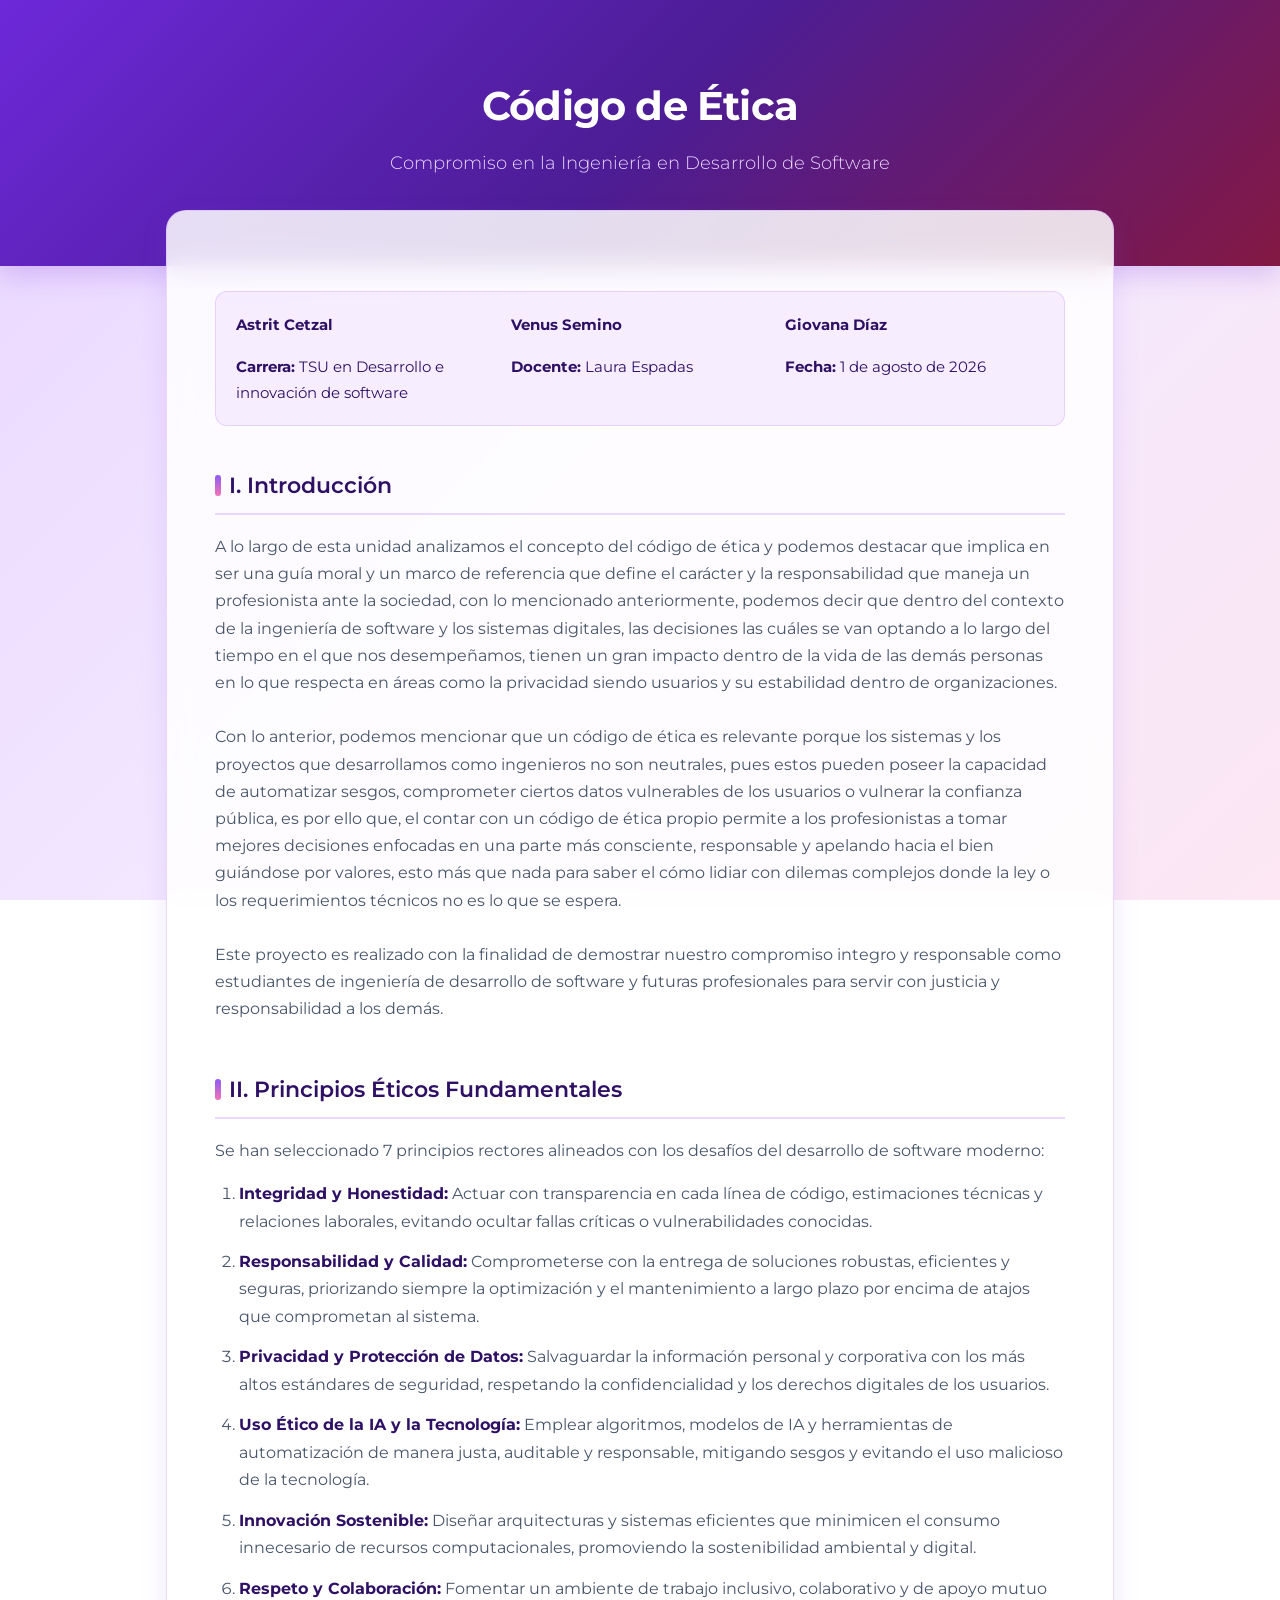
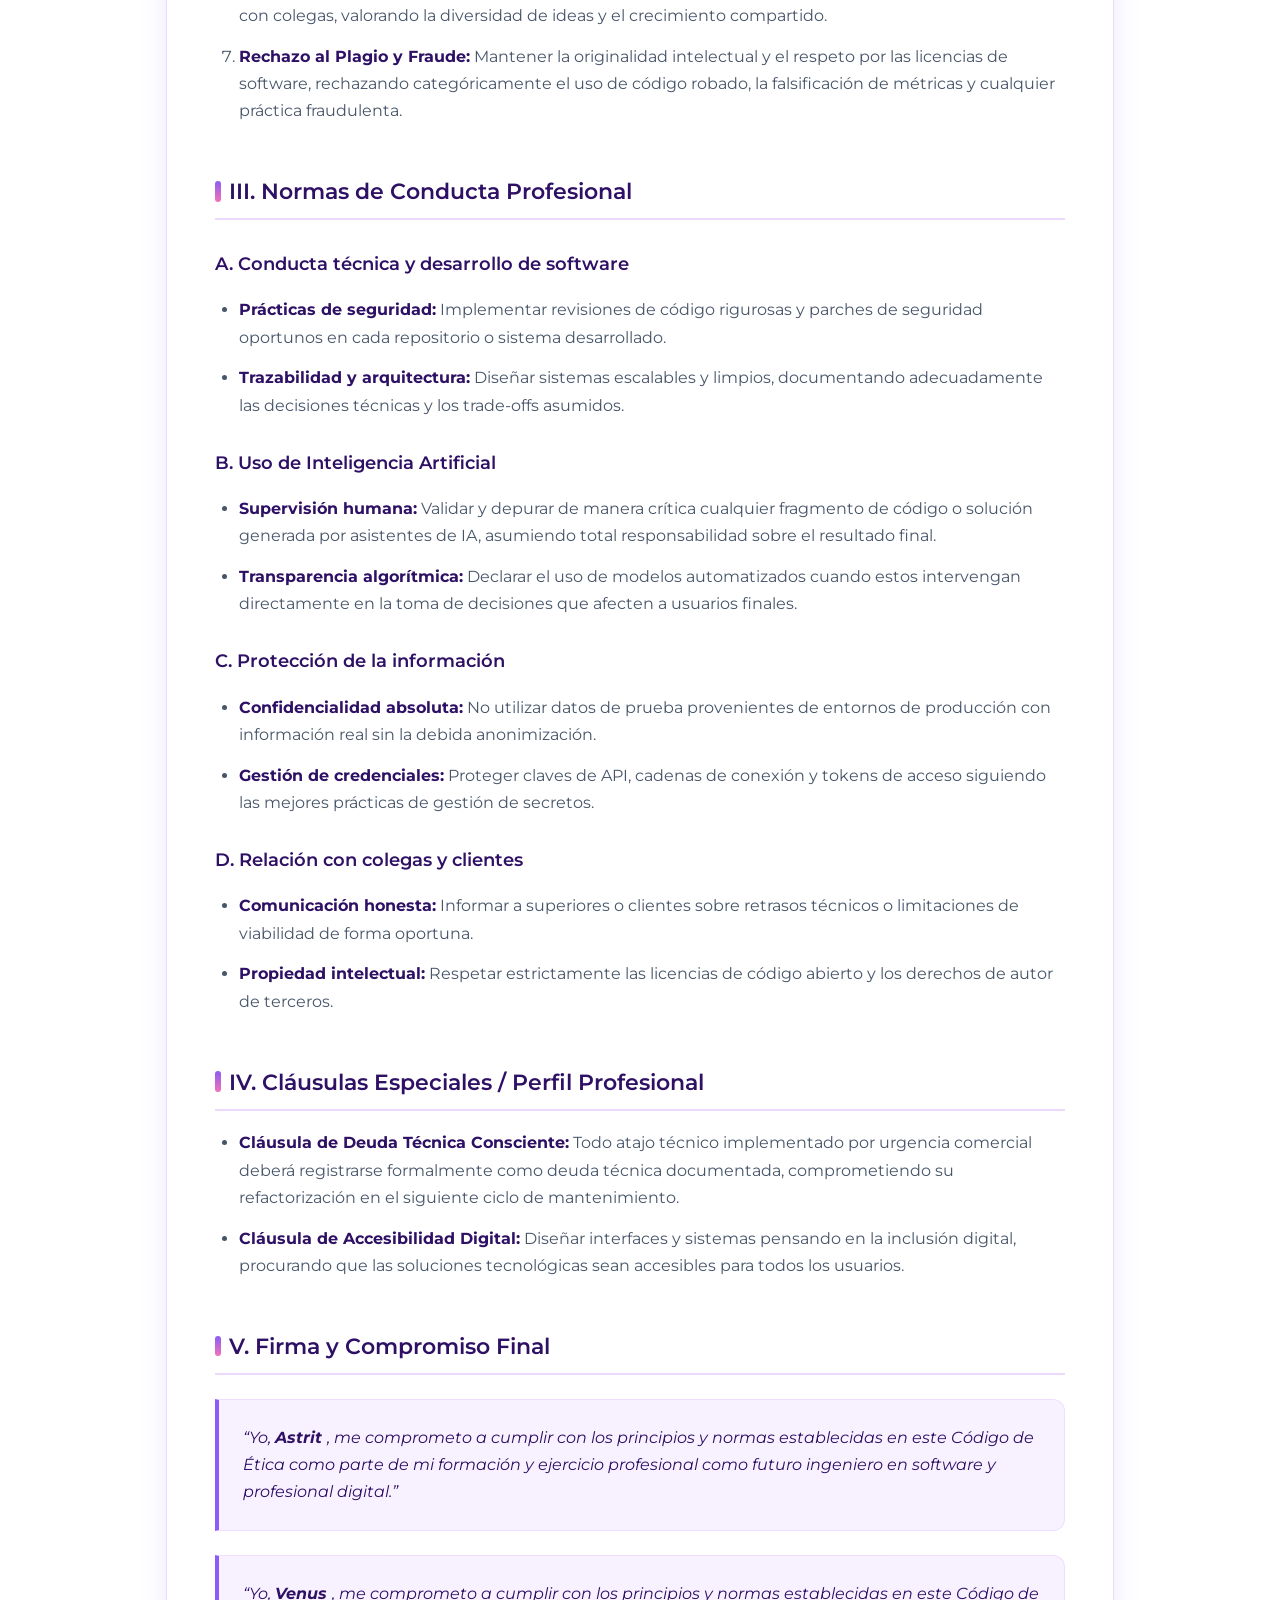
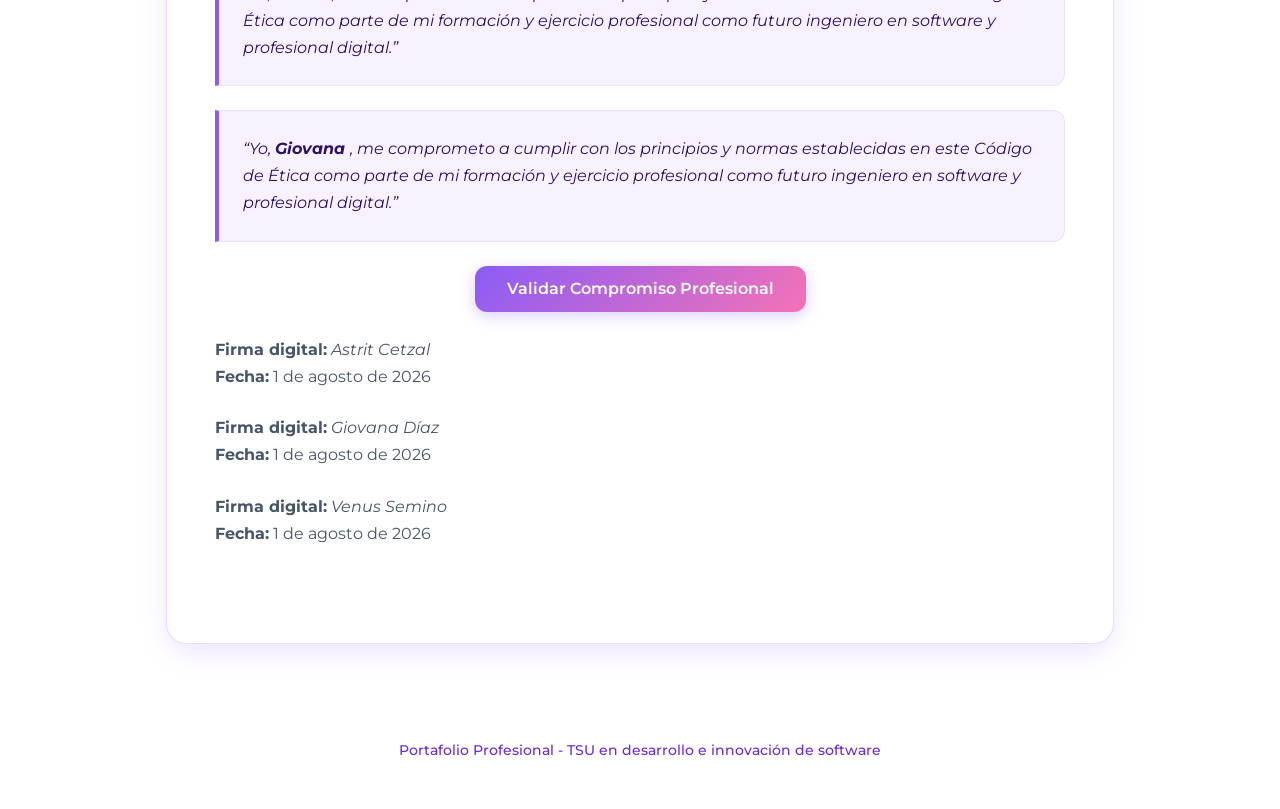
<file: index.html>
<!DOCTYPE html>
<html lang="es">
<head>
    <meta charset="UTF-8">
    <meta name="viewport" content="width=device-width, initial-scale=1.0">
    <title>Código de Ética Profesional | Ingeniería de Software</title>
    <link rel="stylesheet" href="CodesOfEthics.css">
</head>

<body>

    <header>
        <h1>Código de Ética</h1>
        <p>Compromiso en la Ingeniería en Desarrollo de Software</p>
    </header>

    <main>
        <div class="meta-info">
            <div><strong> Astrit Cetzal</strong></div>
            <div><strong> Venus Semino </strong></div>
            <div><strong>Giovana Díaz </strong></div>
            <div><strong>Carrera:</strong> TSU en Desarrollo e innovación de software</div>
            <div><strong>Docente:</strong> Laura Espadas</div>
            <div><strong>Fecha:</strong> 1 de agosto de 2026</div>
        </div>

        <section>
            <h2>I. Introducción</h2>
            <p>A lo largo de esta unidad analizamos el concepto del código de ética y podemos destacar que implica en ser una guía moral y un marco de referencia que define el carácter y la responsabilidad que maneja un profesionista ante la sociedad, con lo mencionado anteriormente, podemos decir que dentro del contexto de la ingeniería de software y los sistemas digitales, las decisiones las cuáles se van optando a lo largo del tiempo en el que nos desempeñamos, tienen un gran impacto dentro de la vida de las demás personas en lo que respecta en áreas como la privacidad siendo usuarios y su estabilidad dentro de organizaciones.
            <br></br>Con lo anterior, podemos mencionar que un código de ética es relevante porque los sistemas y los proyectos que desarrollamos como ingenieros no son neutrales, pues estos pueden poseer la capacidad de automatizar sesgos, comprometer ciertos datos vulnerables de los usuarios o vulnerar la confianza pública, es por ello que, el contar con un código de ética propio permite a los profesionistas a tomar mejores decisiones enfocadas en una parte más consciente, responsable y apelando hacia el bien guiándose por valores, esto más que nada para saber el cómo lidiar con dilemas complejos donde la ley o los requerimientos técnicos no es lo que se espera.
            <br></br>Este proyecto es realizado con la finalidad de demostrar nuestro compromiso integro y responsable como estudiantes de ingeniería de desarrollo de software y futuras profesionales para servir con justicia y responsabilidad a los demás.
            </p>
            
        </section>

        <section>
            <h2>II. Principios Éticos Fundamentales</h2>
            <p>Se han seleccionado 7 principios rectores alineados con los desafíos del desarrollo de software moderno:</p>
            <ol>
                <li><strong>Integridad y Honestidad:</strong> Actuar con transparencia en cada línea de código, estimaciones técnicas y relaciones laborales, evitando ocultar fallas críticas o vulnerabilidades conocidas.</li>
                <li><strong>Responsabilidad y Calidad:</strong> Comprometerse con la entrega de soluciones robustas, eficientes y seguras, priorizando siempre la optimización y el mantenimiento a largo plazo por encima de atajos que comprometan al sistema.</li>
                <li><strong>Privacidad y Protección de Datos:</strong> Salvaguardar la información personal y corporativa con los más altos estándares de seguridad, respetando la confidencialidad y los derechos digitales de los usuarios.</li>
                <li><strong>Uso Ético de la IA y la Tecnología:</strong> Emplear algoritmos, modelos de IA y herramientas de automatización de manera justa, auditable y responsable, mitigando sesgos y evitando el uso malicioso de la tecnología.</li>
                <li><strong>Innovación Sostenible:</strong> Diseñar arquitecturas y sistemas eficientes que minimicen el consumo innecesario de recursos computacionales, promoviendo la sostenibilidad ambiental y digital.</li>
                <li><strong>Respeto y Colaboración:</strong> Fomentar un ambiente de trabajo inclusivo, colaborativo y de apoyo mutuo con colegas, valorando la diversidad de ideas y el crecimiento compartido.</li>
                <li><strong>Rechazo al Plagio y Fraude:</strong> Mantener la originalidad intelectual y el respeto por las licencias de software, rechazando categóricamente el uso de código robado, la falsificación de métricas y cualquier práctica fraudulenta.</li>
            </ol>
        </section>

        <section>
            <h2>III. Normas de Conducta Profesional</h2>
            
            <h3>A. Conducta técnica y desarrollo de software</h3>
            <ul>
                <li><strong>Prácticas de seguridad:</strong> Implementar revisiones de código rigurosas y parches de seguridad oportunos en cada repositorio o sistema desarrollado.</li>
                <li><strong>Trazabilidad y arquitectura:</strong> Diseñar sistemas escalables y limpios, documentando adecuadamente las decisiones técnicas y los trade-offs asumidos.</li>
            </ul>

            <h3>B. Uso de Inteligencia Artificial</h3>
            <ul>
                <li><strong>Supervisión humana:</strong> Validar y depurar de manera crítica cualquier fragmento de código o solución generada por asistentes de IA, asumiendo total responsabilidad sobre el resultado final.</li>
                <li><strong>Transparencia algorítmica:</strong> Declarar el uso de modelos automatizados cuando estos intervengan directamente en la toma de decisiones que afecten a usuarios finales.</li>
            </ul>

            <h3>C. Protección de la información</h3>
            <ul>
                <li><strong>Confidencialidad absoluta:</strong> No utilizar datos de prueba provenientes de entornos de producción con información real sin la debida anonimización.</li>
                <li><strong>Gestión de credenciales:</strong> Proteger claves de API, cadenas de conexión y tokens de acceso siguiendo las mejores prácticas de gestión de secretos.</li>
            </ul>

            <h3>D. Relación con colegas y clientes</h3>
            <ul>
                <li><strong>Comunicación honesta:</strong> Informar a superiores o clientes sobre retrasos técnicos o limitaciones de viabilidad de forma oportuna.</li>
                <li><strong>Propiedad intelectual:</strong> Respetar estrictamente las licencias de código abierto y los derechos de autor de terceros.</li>
            </ul>
        </section>

        <section>
            <h2>IV. Cláusulas Especiales / Perfil Profesional</h2>
            <ul>
                <li><strong>Cláusula de Deuda Técnica Consciente:</strong> Todo atajo técnico implementado por urgencia comercial deberá registrarse formalmente como deuda técnica documentada, comprometiendo su refactorización en el siguiente ciclo de mantenimiento.</li>
                <li><strong>Cláusula de Accesibilidad Digital:</strong> Diseñar interfaces y sistemas pensando en la inclusión digital, procurando que las soluciones tecnológicas sean accesibles para todos los usuarios.</li>
            </ul>
        </section>

        <section>
            <h2>V. Firma y Compromiso Final</h2>
            <div class="signature-box">
                “Yo, <strong>Astrit </strong>, me comprometo a cumplir con los principios y normas establecidas en este Código de Ética como parte de mi formación y ejercicio profesional como futuro ingeniero en software y profesional digital.”
            </div>
            <div class="signature-box">
                “Yo, <strong>Venus </strong>, me comprometo a cumplir con los principios y normas establecidas en este Código de Ética como parte de mi formación y ejercicio profesional como futuro ingeniero en software y profesional digital.”
            </div>
            <div class="signature-box">
                “Yo, <strong>Giovana </strong>, me comprometo a cumplir con los principios y normas establecidas en este Código de Ética como parte de mi formación y ejercicio profesional como futuro ingeniero en software y profesional digital.”
            </div>
            <div style="margin-top: 1.5rem; text-align: center;">
                <button id="btnCompromiso" class="interactive-btn">Validar Compromiso Profesional</button>
            </div>

            <p style="margin-top: 1.5rem;"><strong>Firma digital:</strong> <em>Astrit Cetzal</em><br><strong>Fecha:</strong> 1 de agosto de 2026</p>
            <p style="margin-top: 1.5rem;"><strong>Firma digital:</strong> <em>Giovana Díaz</em><br><strong>Fecha:</strong> 1 de agosto de 2026</p>
            <p style="margin-top: 1.5rem;"><strong>Firma digital:</strong> <em>Venus Semino</em><br><strong>Fecha:</strong> 1 de agosto de 2026</p>
        </section>

    </main>

    <footer>
        <p>Portafolio Profesional - TSU en desarrollo e innovación de software</p>
    </footer>

    <script src="CodesOfEthics.js"></script>
</body>
</html>
</file>
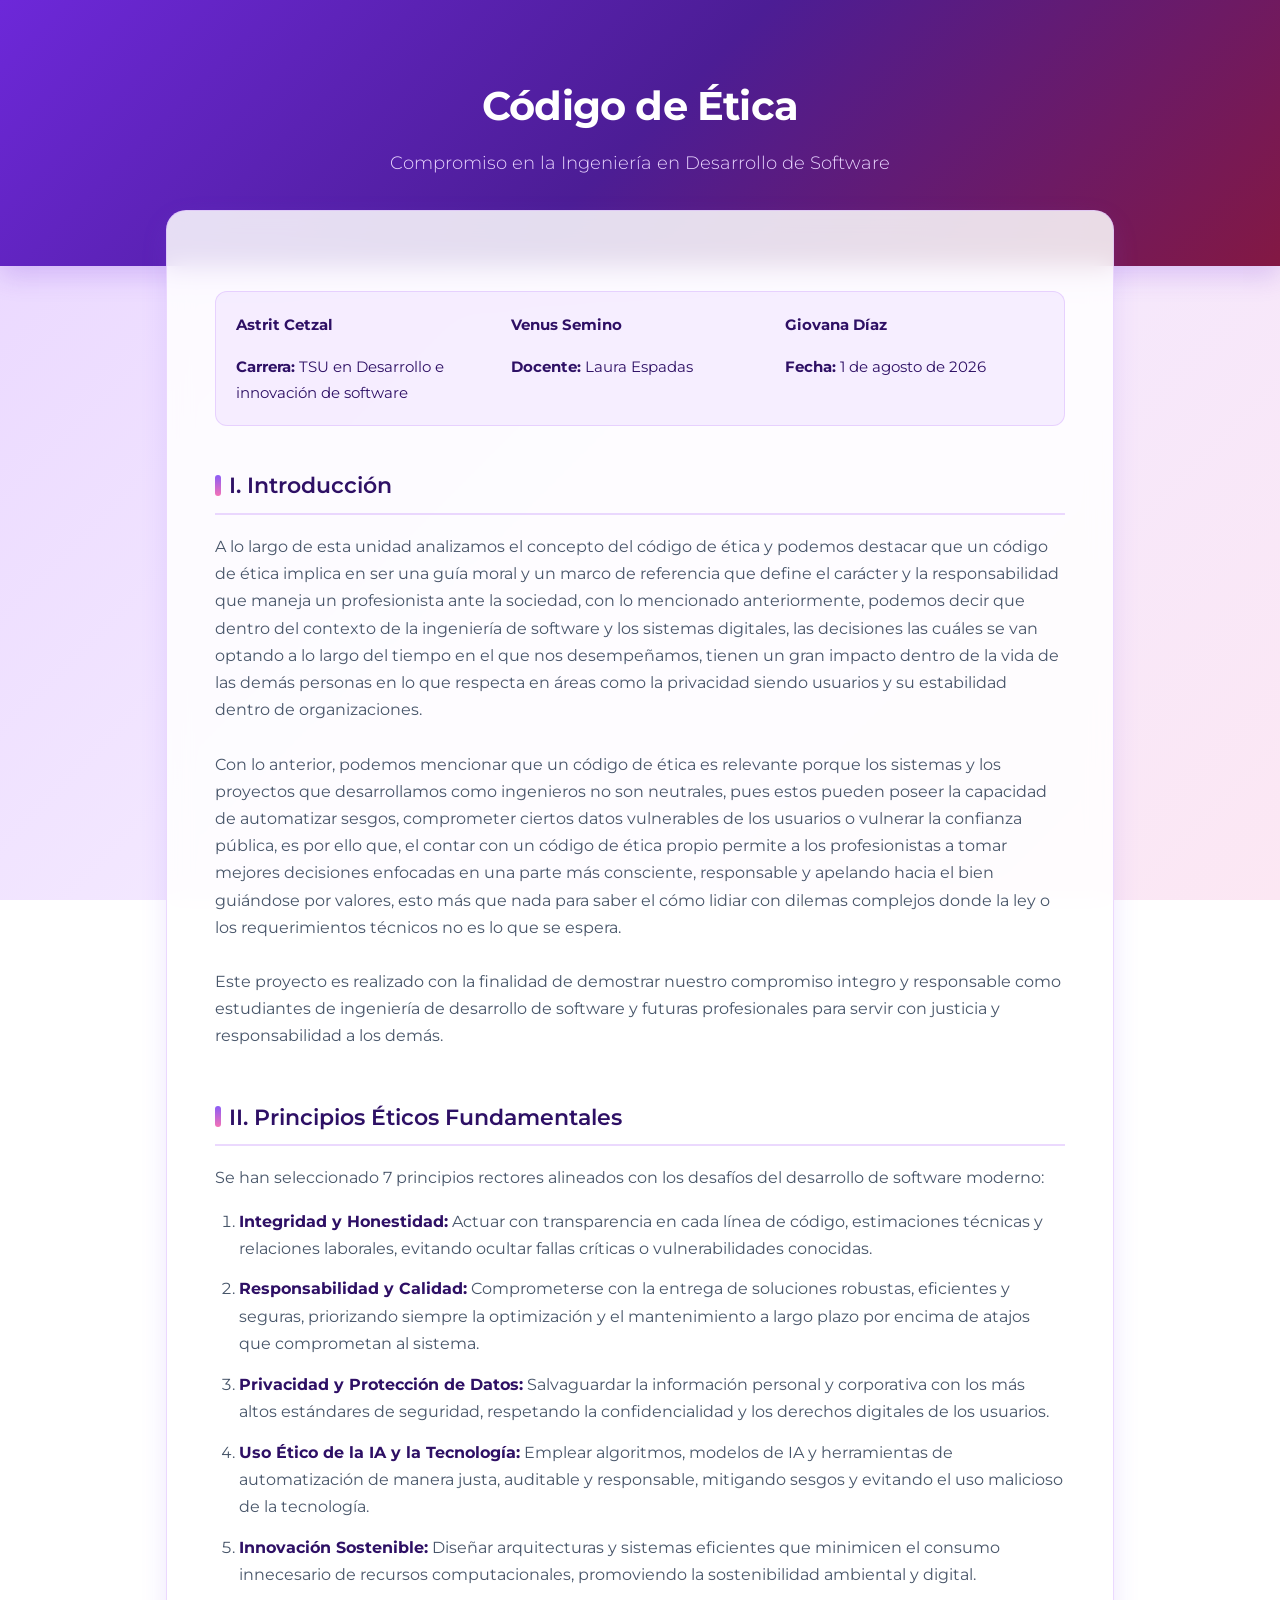
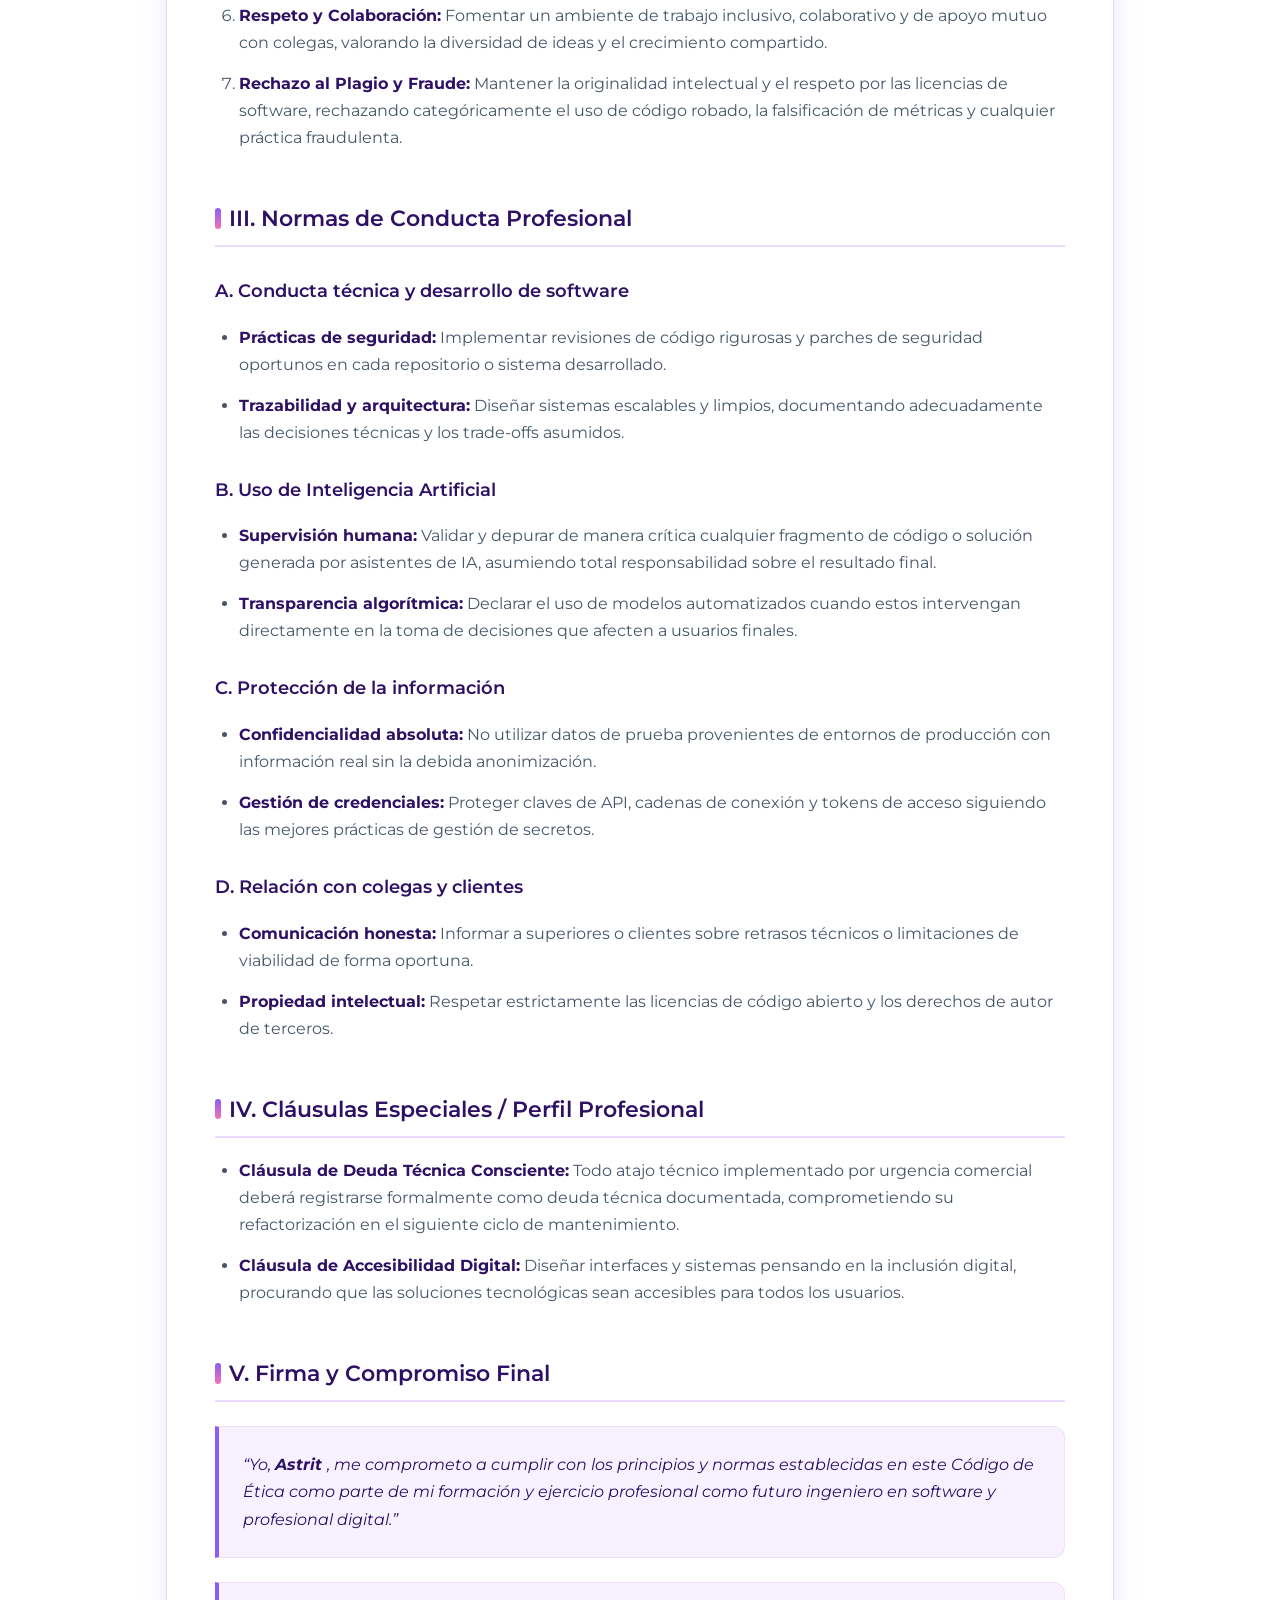
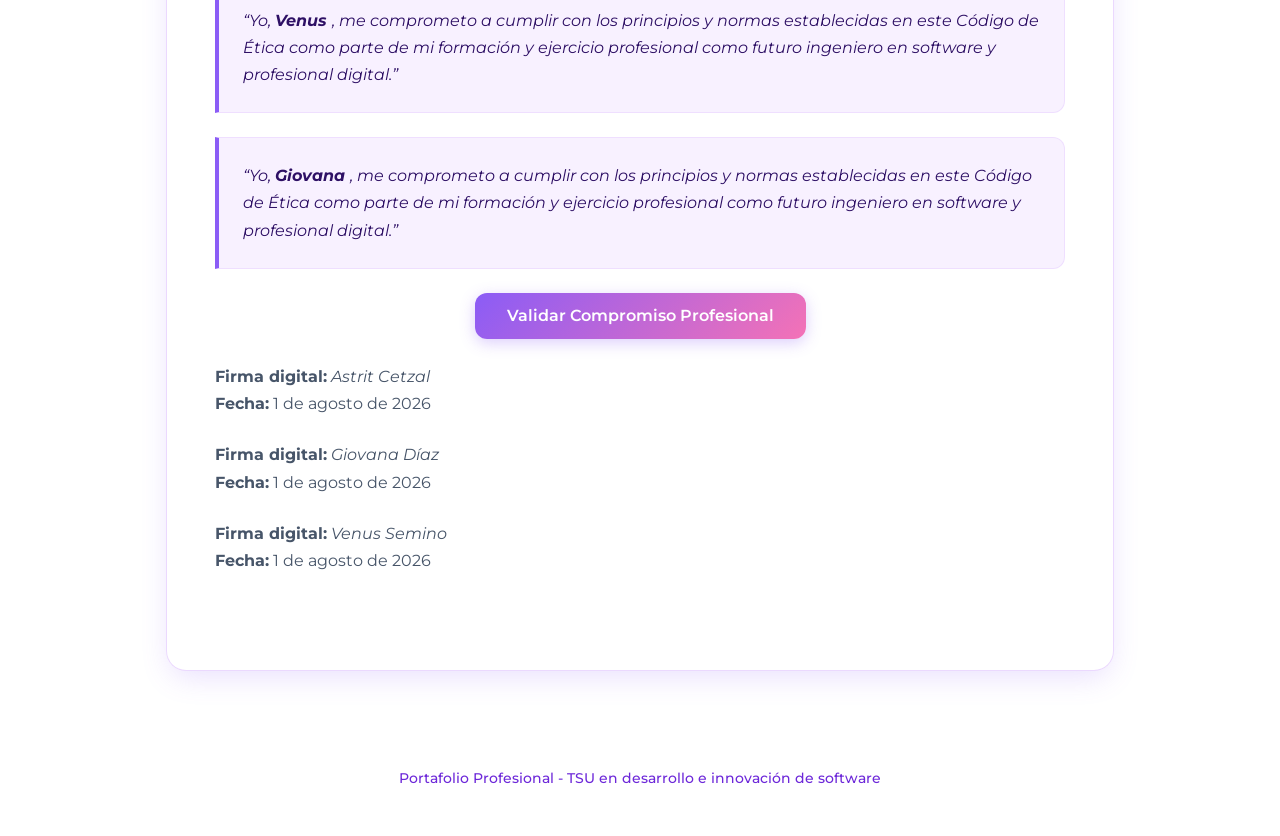
<file: Index.html>
<!DOCTYPE html>
<html lang="es">
<head>
    <meta charset="UTF-8">
    <meta name="viewport" content="width=device-width, initial-scale=1.0">
    <title>Código de Ética Profesional | Ingeniería de Software</title>
    <link rel="stylesheet" href="CodesOfEthics.css">
</head>

<body>

    <header>
        <h1>Código de Ética</h1>
        <p>Compromiso en la Ingeniería en Desarrollo de Software</p>
    </header>

    <main>
        <div class="meta-info">
            <div><strong> Astrit Cetzal</strong></div>
            <div><strong> Venus Semino </strong></div>
            <div><strong>Giovana Díaz </strong></div>
            <div><strong>Carrera:</strong> TSU en Desarrollo e innovación de software</div>
            <div><strong>Docente:</strong> Laura Espadas</div>
            <div><strong>Fecha:</strong> 1 de agosto de 2026</div>
        </div>

        <section>
            <h2>I. Introducción</h2>
            <p>A lo largo de esta unidad analizamos el concepto del código de ética y podemos destacar que un código de ética implica en ser una guía moral y un marco de referencia que define el carácter y la responsabilidad que maneja un profesionista ante la sociedad, con lo mencionado anteriormente, podemos decir que dentro del contexto de la ingeniería de software y los sistemas digitales, las decisiones las cuáles se van optando a lo largo del tiempo en el que nos desempeñamos, tienen un gran impacto dentro de la vida de las demás personas en lo que respecta en áreas como la privacidad siendo usuarios y su estabilidad dentro de organizaciones.
            <br></br>Con lo anterior, podemos mencionar que un código de ética es relevante porque los sistemas y los proyectos que desarrollamos como ingenieros no son neutrales, pues estos pueden poseer la capacidad de automatizar sesgos, comprometer ciertos datos vulnerables de los usuarios o vulnerar la confianza pública, es por ello que, el contar con un código de ética propio permite a los profesionistas a tomar mejores decisiones enfocadas en una parte más consciente, responsable y apelando hacia el bien guiándose por valores, esto más que nada para saber el cómo lidiar con dilemas complejos donde la ley o los requerimientos técnicos no es lo que se espera.
            <br></br>Este proyecto es realizado con la finalidad de demostrar nuestro compromiso integro y responsable como estudiantes de ingeniería de desarrollo de software y futuras profesionales para servir con justicia y responsabilidad a los demás.
            </p>
            
        </section>

        <section>
            <h2>II. Principios Éticos Fundamentales</h2>
            <p>Se han seleccionado 7 principios rectores alineados con los desafíos del desarrollo de software moderno:</p>
            <ol>
                <li><strong>Integridad y Honestidad:</strong> Actuar con transparencia en cada línea de código, estimaciones técnicas y relaciones laborales, evitando ocultar fallas críticas o vulnerabilidades conocidas.</li>
                <li><strong>Responsabilidad y Calidad:</strong> Comprometerse con la entrega de soluciones robustas, eficientes y seguras, priorizando siempre la optimización y el mantenimiento a largo plazo por encima de atajos que comprometan al sistema.</li>
                <li><strong>Privacidad y Protección de Datos:</strong> Salvaguardar la información personal y corporativa con los más altos estándares de seguridad, respetando la confidencialidad y los derechos digitales de los usuarios.</li>
                <li><strong>Uso Ético de la IA y la Tecnología:</strong> Emplear algoritmos, modelos de IA y herramientas de automatización de manera justa, auditable y responsable, mitigando sesgos y evitando el uso malicioso de la tecnología.</li>
                <li><strong>Innovación Sostenible:</strong> Diseñar arquitecturas y sistemas eficientes que minimicen el consumo innecesario de recursos computacionales, promoviendo la sostenibilidad ambiental y digital.</li>
                <li><strong>Respeto y Colaboración:</strong> Fomentar un ambiente de trabajo inclusivo, colaborativo y de apoyo mutuo con colegas, valorando la diversidad de ideas y el crecimiento compartido.</li>
                <li><strong>Rechazo al Plagio y Fraude:</strong> Mantener la originalidad intelectual y el respeto por las licencias de software, rechazando categóricamente el uso de código robado, la falsificación de métricas y cualquier práctica fraudulenta.</li>
            </ol>
        </section>

        <section>
            <h2>III. Normas de Conducta Profesional</h2>
            
            <h3>A. Conducta técnica y desarrollo de software</h3>
            <ul>
                <li><strong>Prácticas de seguridad:</strong> Implementar revisiones de código rigurosas y parches de seguridad oportunos en cada repositorio o sistema desarrollado.</li>
                <li><strong>Trazabilidad y arquitectura:</strong> Diseñar sistemas escalables y limpios, documentando adecuadamente las decisiones técnicas y los trade-offs asumidos.</li>
            </ul>

            <h3>B. Uso de Inteligencia Artificial</h3>
            <ul>
                <li><strong>Supervisión humana:</strong> Validar y depurar de manera crítica cualquier fragmento de código o solución generada por asistentes de IA, asumiendo total responsabilidad sobre el resultado final.</li>
                <li><strong>Transparencia algorítmica:</strong> Declarar el uso de modelos automatizados cuando estos intervengan directamente en la toma de decisiones que afecten a usuarios finales.</li>
            </ul>

            <h3>C. Protección de la información</h3>
            <ul>
                <li><strong>Confidencialidad absoluta:</strong> No utilizar datos de prueba provenientes de entornos de producción con información real sin la debida anonimización.</li>
                <li><strong>Gestión de credenciales:</strong> Proteger claves de API, cadenas de conexión y tokens de acceso siguiendo las mejores prácticas de gestión de secretos.</li>
            </ul>

            <h3>D. Relación con colegas y clientes</h3>
            <ul>
                <li><strong>Comunicación honesta:</strong> Informar a superiores o clientes sobre retrasos técnicos o limitaciones de viabilidad de forma oportuna.</li>
                <li><strong>Propiedad intelectual:</strong> Respetar estrictamente las licencias de código abierto y los derechos de autor de terceros.</li>
            </ul>
        </section>

        <section>
            <h2>IV. Cláusulas Especiales / Perfil Profesional</h2>
            <ul>
                <li><strong>Cláusula de Deuda Técnica Consciente:</strong> Todo atajo técnico implementado por urgencia comercial deberá registrarse formalmente como deuda técnica documentada, comprometiendo su refactorización en el siguiente ciclo de mantenimiento.</li>
                <li><strong>Cláusula de Accesibilidad Digital:</strong> Diseñar interfaces y sistemas pensando en la inclusión digital, procurando que las soluciones tecnológicas sean accesibles para todos los usuarios.</li>
            </ul>
        </section>

        <section>
            <h2>V. Firma y Compromiso Final</h2>
            <div class="signature-box">
                “Yo, <strong>Astrit </strong>, me comprometo a cumplir con los principios y normas establecidas en este Código de Ética como parte de mi formación y ejercicio profesional como futuro ingeniero en software y profesional digital.”
            </div>
            <div class="signature-box">
                “Yo, <strong>Venus </strong>, me comprometo a cumplir con los principios y normas establecidas en este Código de Ética como parte de mi formación y ejercicio profesional como futuro ingeniero en software y profesional digital.”
            </div>
            <div class="signature-box">
                “Yo, <strong>Giovana </strong>, me comprometo a cumplir con los principios y normas establecidas en este Código de Ética como parte de mi formación y ejercicio profesional como futuro ingeniero en software y profesional digital.”
            </div>
            <div style="margin-top: 1.5rem; text-align: center;">
                <button id="btnCompromiso" class="interactive-btn">Validar Compromiso Profesional</button>
            </div>

            <p style="margin-top: 1.5rem;"><strong>Firma digital:</strong> <em>Astrit Cetzal</em><br><strong>Fecha:</strong> 1 de agosto de 2026</p>
            <p style="margin-top: 1.5rem;"><strong>Firma digital:</strong> <em>Giovana Díaz</em><br><strong>Fecha:</strong> 1 de agosto de 2026</p>
            <p style="margin-top: 1.5rem;"><strong>Firma digital:</strong> <em>Venus Semino</em><br><strong>Fecha:</strong> 1 de agosto de 2026</p>
        </section>

    </main>

    <footer>
        <p>Portafolio Profesional - TSU en desarrollo e innovación de software</p>
    </footer>

    <script src="CodesOfEthics.js"></script>
</body>
</html>
</file>
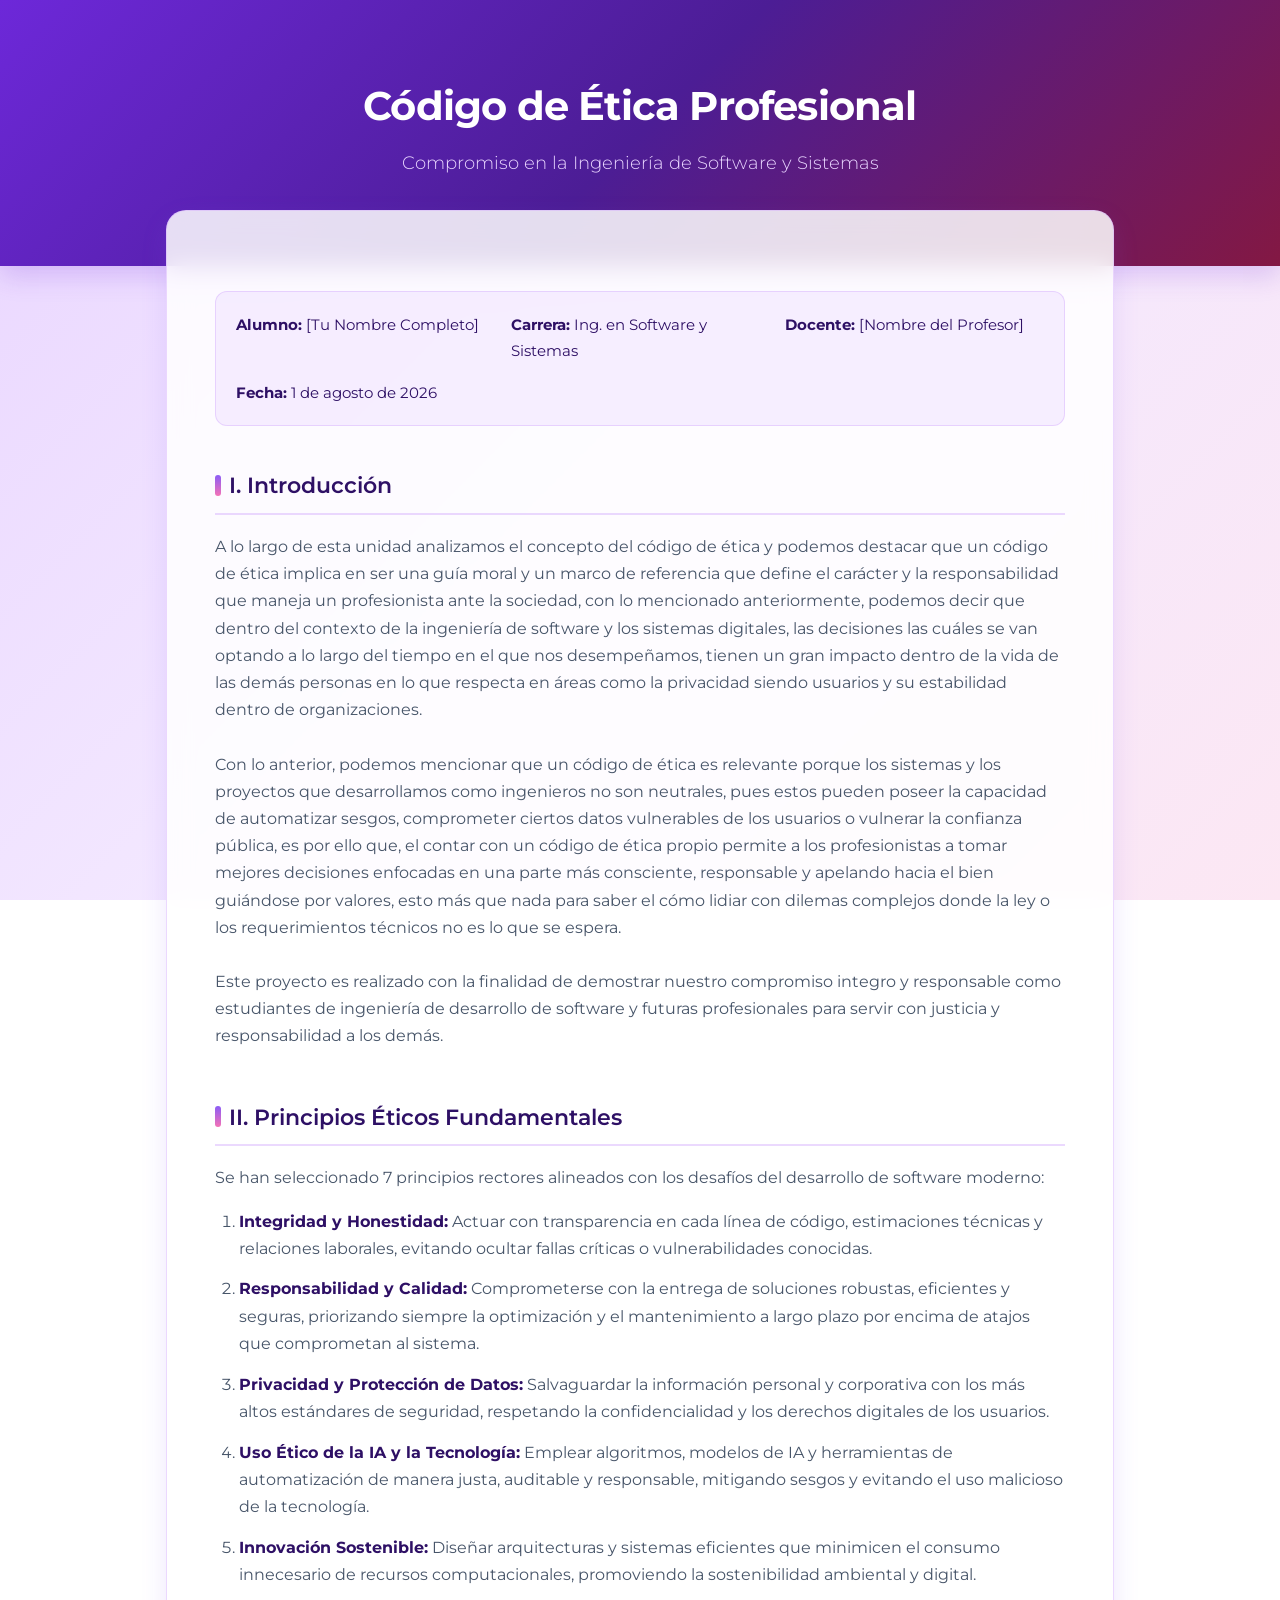
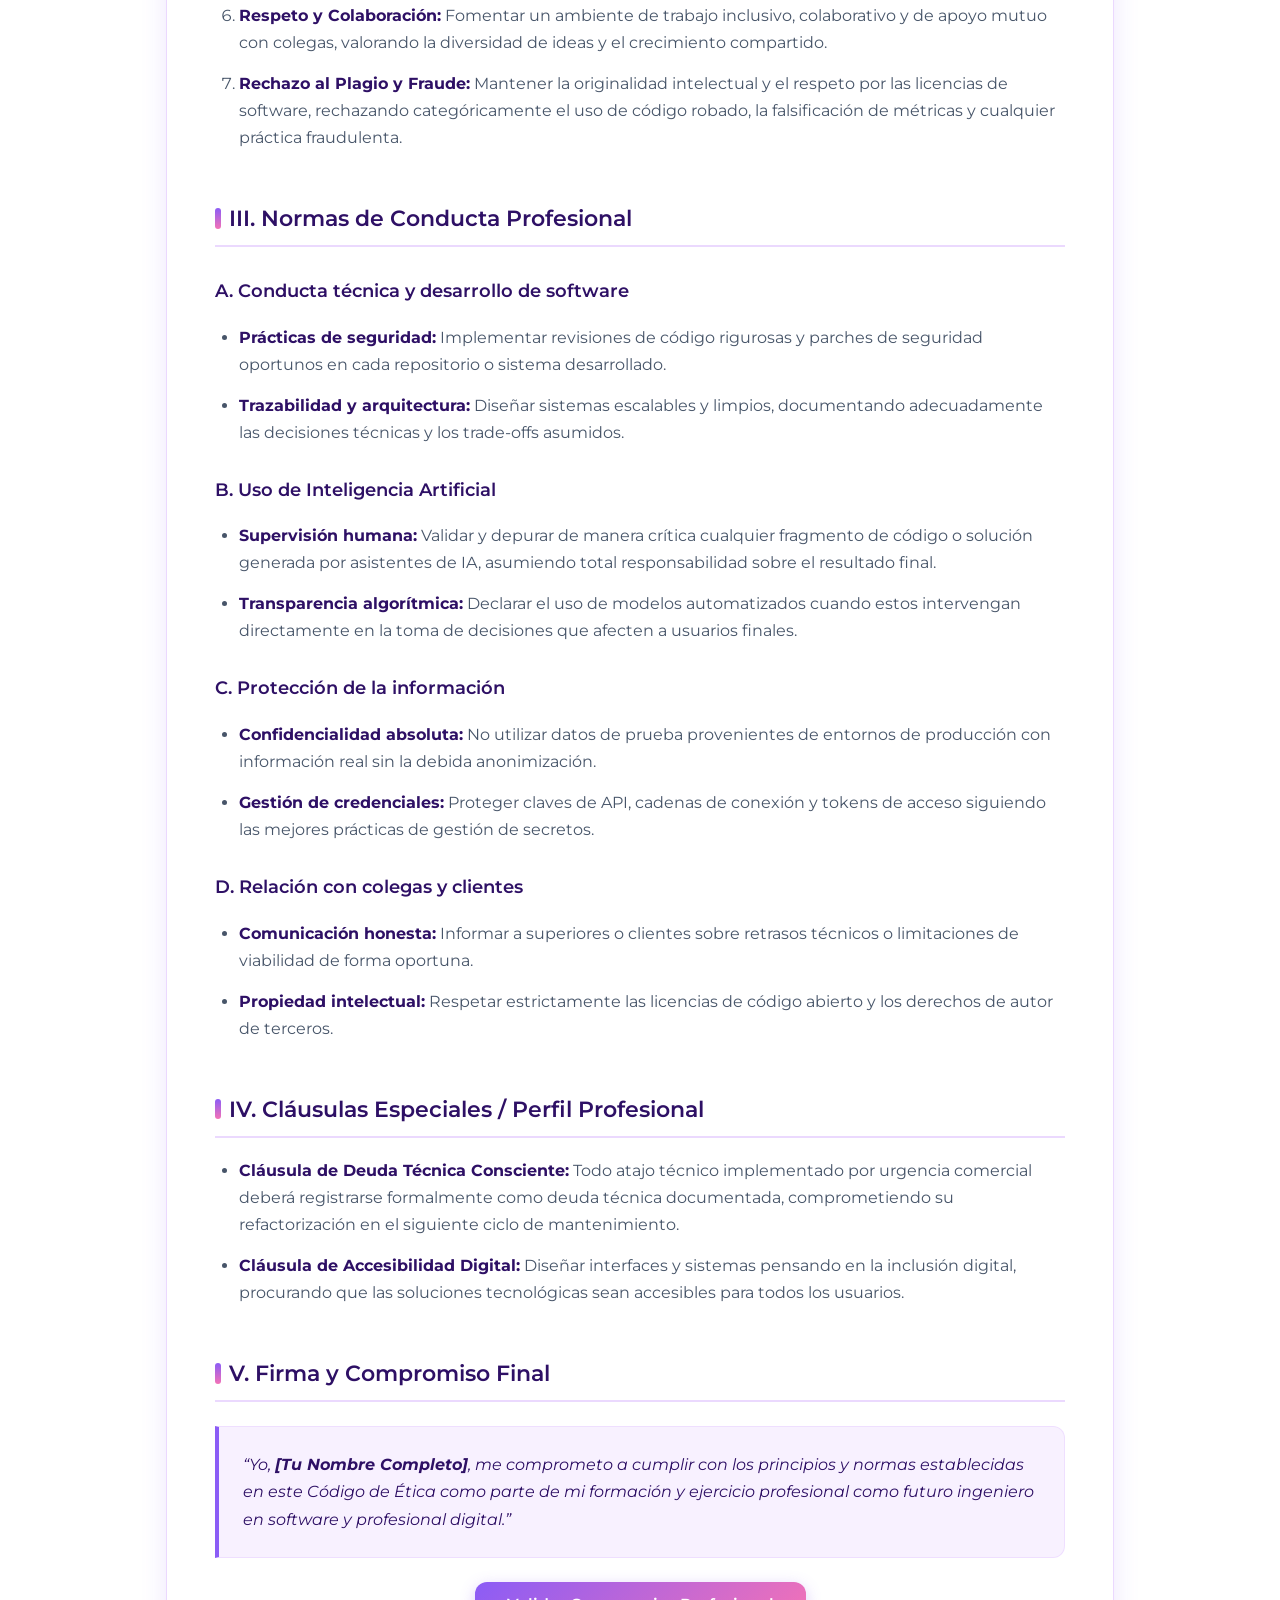
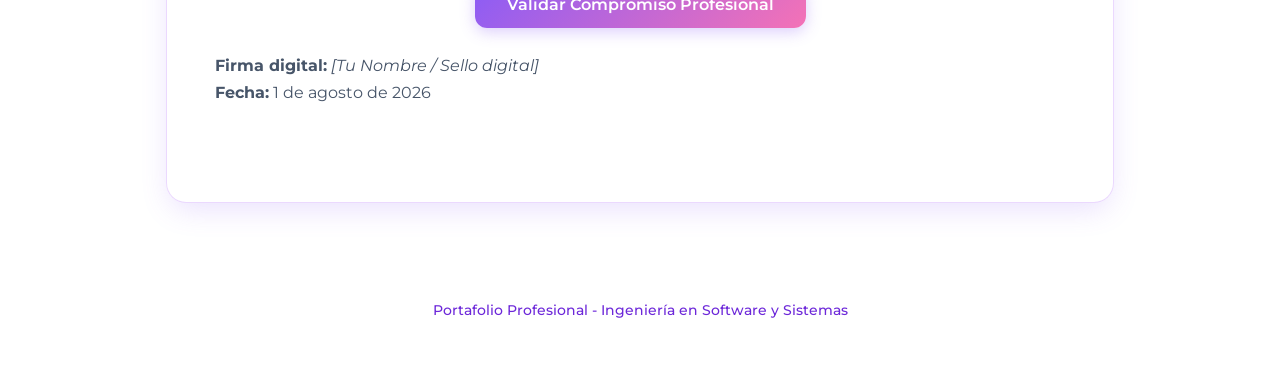
<file: CodesOfEthics.html>
<!DOCTYPE html>
<html lang="es">
<head>
    <meta charset="UTF-8">
    <meta name="viewport" content="width=device-width, initial-scale=1.0">
    <title>Código de Ética Profesional | Ingeniería de Software</title>
    <link rel="stylesheet" href="CodesOfEthics.css">
</head>
<body>

    <header>
        <h1>Código de Ética Profesional</h1>
        <p>Compromiso en la Ingeniería de Software y Sistemas</p>
    </header>

    <main>
        <div class="meta-info">
            <div><strong>Alumno:</strong> [Tu Nombre Completo]</div>
            <div><strong>Carrera:</strong> Ing. en Software y Sistemas</div>
            <div><strong>Docente:</strong> [Nombre del Profesor]</div>
            <div><strong>Fecha:</strong> 1 de agosto de 2026</div>
        </div>

        <section>
            <h2>I. Introducción</h2>
            <p>A lo largo de esta unidad analizamos el concepto del código de ética y podemos destacar que un código de ética implica en ser una guía moral y un marco de referencia que define el carácter y la responsabilidad que maneja un profesionista ante la sociedad, con lo mencionado anteriormente, podemos decir que dentro del contexto de la ingeniería de software y los sistemas digitales, las decisiones las cuáles se van optando a lo largo del tiempo en el que nos desempeñamos, tienen un gran impacto dentro de la vida de las demás personas en lo que respecta en áreas como la privacidad siendo usuarios y su estabilidad dentro de organizaciones.
            <br></br>Con lo anterior, podemos mencionar que un código de ética es relevante porque los sistemas y los proyectos que desarrollamos como ingenieros no son neutrales, pues estos pueden poseer la capacidad de automatizar sesgos, comprometer ciertos datos vulnerables de los usuarios o vulnerar la confianza pública, es por ello que, el contar con un código de ética propio permite a los profesionistas a tomar mejores decisiones enfocadas en una parte más consciente, responsable y apelando hacia el bien guiándose por valores, esto más que nada para saber el cómo lidiar con dilemas complejos donde la ley o los requerimientos técnicos no es lo que se espera.
            <br></br>Este proyecto es realizado con la finalidad de demostrar nuestro compromiso integro y responsable como estudiantes de ingeniería de desarrollo de software y futuras profesionales para servir con justicia y responsabilidad a los demás.
            </p>
            
        </section>

        <section>
            <h2>II. Principios Éticos Fundamentales</h2>
            <p>Se han seleccionado 7 principios rectores alineados con los desafíos del desarrollo de software moderno:</p>
            <ol>
                <li><strong>Integridad y Honestidad:</strong> Actuar con transparencia en cada línea de código, estimaciones técnicas y relaciones laborales, evitando ocultar fallas críticas o vulnerabilidades conocidas.</li>
                <li><strong>Responsabilidad y Calidad:</strong> Comprometerse con la entrega de soluciones robustas, eficientes y seguras, priorizando siempre la optimización y el mantenimiento a largo plazo por encima de atajos que comprometan al sistema.</li>
                <li><strong>Privacidad y Protección de Datos:</strong> Salvaguardar la información personal y corporativa con los más altos estándares de seguridad, respetando la confidencialidad y los derechos digitales de los usuarios.</li>
                <li><strong>Uso Ético de la IA y la Tecnología:</strong> Emplear algoritmos, modelos de IA y herramientas de automatización de manera justa, auditable y responsable, mitigando sesgos y evitando el uso malicioso de la tecnología.</li>
                <li><strong>Innovación Sostenible:</strong> Diseñar arquitecturas y sistemas eficientes que minimicen el consumo innecesario de recursos computacionales, promoviendo la sostenibilidad ambiental y digital.</li>
                <li><strong>Respeto y Colaboración:</strong> Fomentar un ambiente de trabajo inclusivo, colaborativo y de apoyo mutuo con colegas, valorando la diversidad de ideas y el crecimiento compartido.</li>
                <li><strong>Rechazo al Plagio y Fraude:</strong> Mantener la originalidad intelectual y el respeto por las licencias de software, rechazando categóricamente el uso de código robado, la falsificación de métricas y cualquier práctica fraudulenta.</li>
            </ol>
        </section>

        <section>
            <h2>III. Normas de Conducta Profesional</h2>
            
            <h3>A. Conducta técnica y desarrollo de software</h3>
            <ul>
                <li><strong>Prácticas de seguridad:</strong> Implementar revisiones de código rigurosas y parches de seguridad oportunos en cada repositorio o sistema desarrollado.</li>
                <li><strong>Trazabilidad y arquitectura:</strong> Diseñar sistemas escalables y limpios, documentando adecuadamente las decisiones técnicas y los trade-offs asumidos.</li>
            </ul>

            <h3>B. Uso de Inteligencia Artificial</h3>
            <ul>
                <li><strong>Supervisión humana:</strong> Validar y depurar de manera crítica cualquier fragmento de código o solución generada por asistentes de IA, asumiendo total responsabilidad sobre el resultado final.</li>
                <li><strong>Transparencia algorítmica:</strong> Declarar el uso de modelos automatizados cuando estos intervengan directamente en la toma de decisiones que afecten a usuarios finales.</li>
            </ul>

            <h3>C. Protección de la información</h3>
            <ul>
                <li><strong>Confidencialidad absoluta:</strong> No utilizar datos de prueba provenientes de entornos de producción con información real sin la debida anonimización.</li>
                <li><strong>Gestión de credenciales:</strong> Proteger claves de API, cadenas de conexión y tokens de acceso siguiendo las mejores prácticas de gestión de secretos.</li>
            </ul>

            <h3>D. Relación con colegas y clientes</h3>
            <ul>
                <li><strong>Comunicación honesta:</strong> Informar a superiores o clientes sobre retrasos técnicos o limitaciones de viabilidad de forma oportuna.</li>
                <li><strong>Propiedad intelectual:</strong> Respetar estrictamente las licencias de código abierto y los derechos de autor de terceros.</li>
            </ul>
        </section>

        <section>
            <h2>IV. Cláusulas Especiales / Perfil Profesional</h2>
            <ul>
                <li><strong>Cláusula de Deuda Técnica Consciente:</strong> Todo atajo técnico implementado por urgencia comercial deberá registrarse formalmente como deuda técnica documentada, comprometiendo su refactorización en el siguiente ciclo de mantenimiento.</li>
                <li><strong>Cláusula de Accesibilidad Digital:</strong> Diseñar interfaces y sistemas pensando en la inclusión digital, procurando que las soluciones tecnológicas sean accesibles para todos los usuarios.</li>
            </ul>
        </section>

        <section>
            <h2>V. Firma y Compromiso Final</h2>
            <div class="signature-box">
                “Yo, <strong>[Tu Nombre Completo]</strong>, me comprometo a cumplir con los principios y normas establecidas en este Código de Ética como parte de mi formación y ejercicio profesional como futuro ingeniero en software y profesional digital.”
            </div>
            
            <div style="margin-top: 1.5rem; text-align: center;">
                <button id="btnCompromiso" class="interactive-btn">Validar Compromiso Profesional</button>
            </div>

            <p style="margin-top: 1.5rem;"><strong>Firma digital:</strong> <em>[Tu Nombre / Sello digital]</em><br><strong>Fecha:</strong> 1 de agosto de 2026</p>
        </section>

    </main>

    <footer>
        <p>Portafolio Profesional - Ingeniería en Software y Sistemas</p>
    </footer>

    <script src="CodesOfEthics.js"></script>
</body>
</html>
</file>
<file: CodesOfEthics.css>
@import url('https://fonts.googleapis.com/css2?family=Montserrat:ital,wght@0,300;0,400;0,500;0,600;0,700;1,400&display=swap');

:root {
    --primary: #8b5cf6;
    --primary-hover: #7c3aed;
    --accent-pink: #f472b6;
    --dark: #2e1065;
    --text-main: #475569;
    --light-bg: #f3e8ff;
    --card-bg: rgba(255, 255, 255, 0.85);
    --border: rgba(216, 180, 254, 0.5);
    --shadow-glow: 0 10px 30px -5px rgba(139, 92, 246, 0.2);
}

body {
    font-family: 'Montserrat', sans-serif;
    line-height: 1.7;
    color: var(--text-main);
    background: linear-gradient(135deg, #e9d5ff 0%, #f3e8ff 50%, #fce7f3 100%);
    background-attachment: fixed;
    margin: 0;
    padding: 0;
}

header {
    background: linear-gradient(135deg, #6d28d9 0%, #4c1d95 50%, #831843 100%);
    color: white;
    padding: 4.5rem 1rem 5.5rem 1rem;
    text-align: center;
    box-shadow: 0 10px 25px rgba(109, 40, 217, 0.2);
}

header h1 {
    margin: 0 0 0.5rem 0;
    font-size: 2.5rem;
    font-weight: 700;
    letter-spacing: -0.02em;
}

header p {
    margin: 0;
    color: #e9d5ff;
    font-size: 1.1rem;
    font-weight: 300;
}

main {
    max-width: 850px;
    margin: -3.5rem auto 3rem auto;
    background: var(--card-bg);
    backdrop-filter: blur(12px);
    -webkit-backdrop-filter: blur(12px);
    padding: 3rem;
    border-radius: 20px;
    box-shadow: var(--shadow-glow);
    border: 1px solid var(--border);
}

section {
    margin-bottom: 3rem;
}

h2 {
    color: var(--dark);
    border-bottom: 2px solid var(--border);
    padding-bottom: 0.5rem;
    margin-top: 2.5rem;
    font-size: 1.4rem;
    font-weight: 600;
    display: flex;
    align-items: center;
    gap: 0.5rem;
}

h2::before {
    content: "";
    display: inline-block;
    width: 6px;
    height: 1.3rem;
    background: linear-gradient(to bottom, var(--primary), var(--accent-pink));
    border-radius: 4px;
}

h3 {
    color: var(--dark);
    margin-top: 1.8rem;
    font-size: 1.1rem;
    font-weight: 600;
}

ul, ol {
    padding-left: 1.5rem;
}

li {
    margin-bottom: 0.85rem;
}

li strong {
    color: var(--dark);
}

.signature-box {
    background: rgba(243, 232, 255, 0.6);
    border-left: 4px solid var(--primary);
    padding: 1.5rem;
    margin-top: 1.5rem;
    border-radius: 0 12px 12px 0;
    font-style: italic;
    color: var(--dark);
    border-top: 1px solid rgba(216, 180, 254, 0.3);
    border-right: 1px solid rgba(216, 180, 254, 0.3);
    border-bottom: 1px solid rgba(216, 180, 254, 0.3);
}

.meta-info {
    display: grid;
    grid-template-columns: repeat(auto-fit, minmax(200px, 1fr));
    gap: 1rem;
    background: rgba(233, 213, 255, 0.35);
    padding: 1.25rem;
    border-radius: 12px;
    margin-top: 2rem;
    font-size: 0.95rem;
    border: 1px solid var(--border);
    color: var(--dark);
}

.interactive-btn {
    background: linear-gradient(135deg, var(--primary) 0%, var(--accent-pink) 100%);
    color: white;
    border: none;
    padding: 0.85rem 2rem;
    font-size: 1rem;
    font-weight: 600;
    font-family: 'Montserrat', sans-serif;
    border-radius: 12px;
    cursor: pointer;
    transition: all 0.3s ease;
    box-shadow: 0 4px 15px rgba(139, 92, 246, 0.3);
}

.interactive-btn:hover {
    transform: translateY(-2px);
    box-shadow: 0 6px 20px rgba(244, 114, 182, 0.4);
}

footer {
    text-align: center;
    padding: 2rem;
    color: #6d28d9;
    font-size: 0.9rem;
    max-width: 850px;
    margin: 0 auto;
    font-weight: 500;
}
</file>
